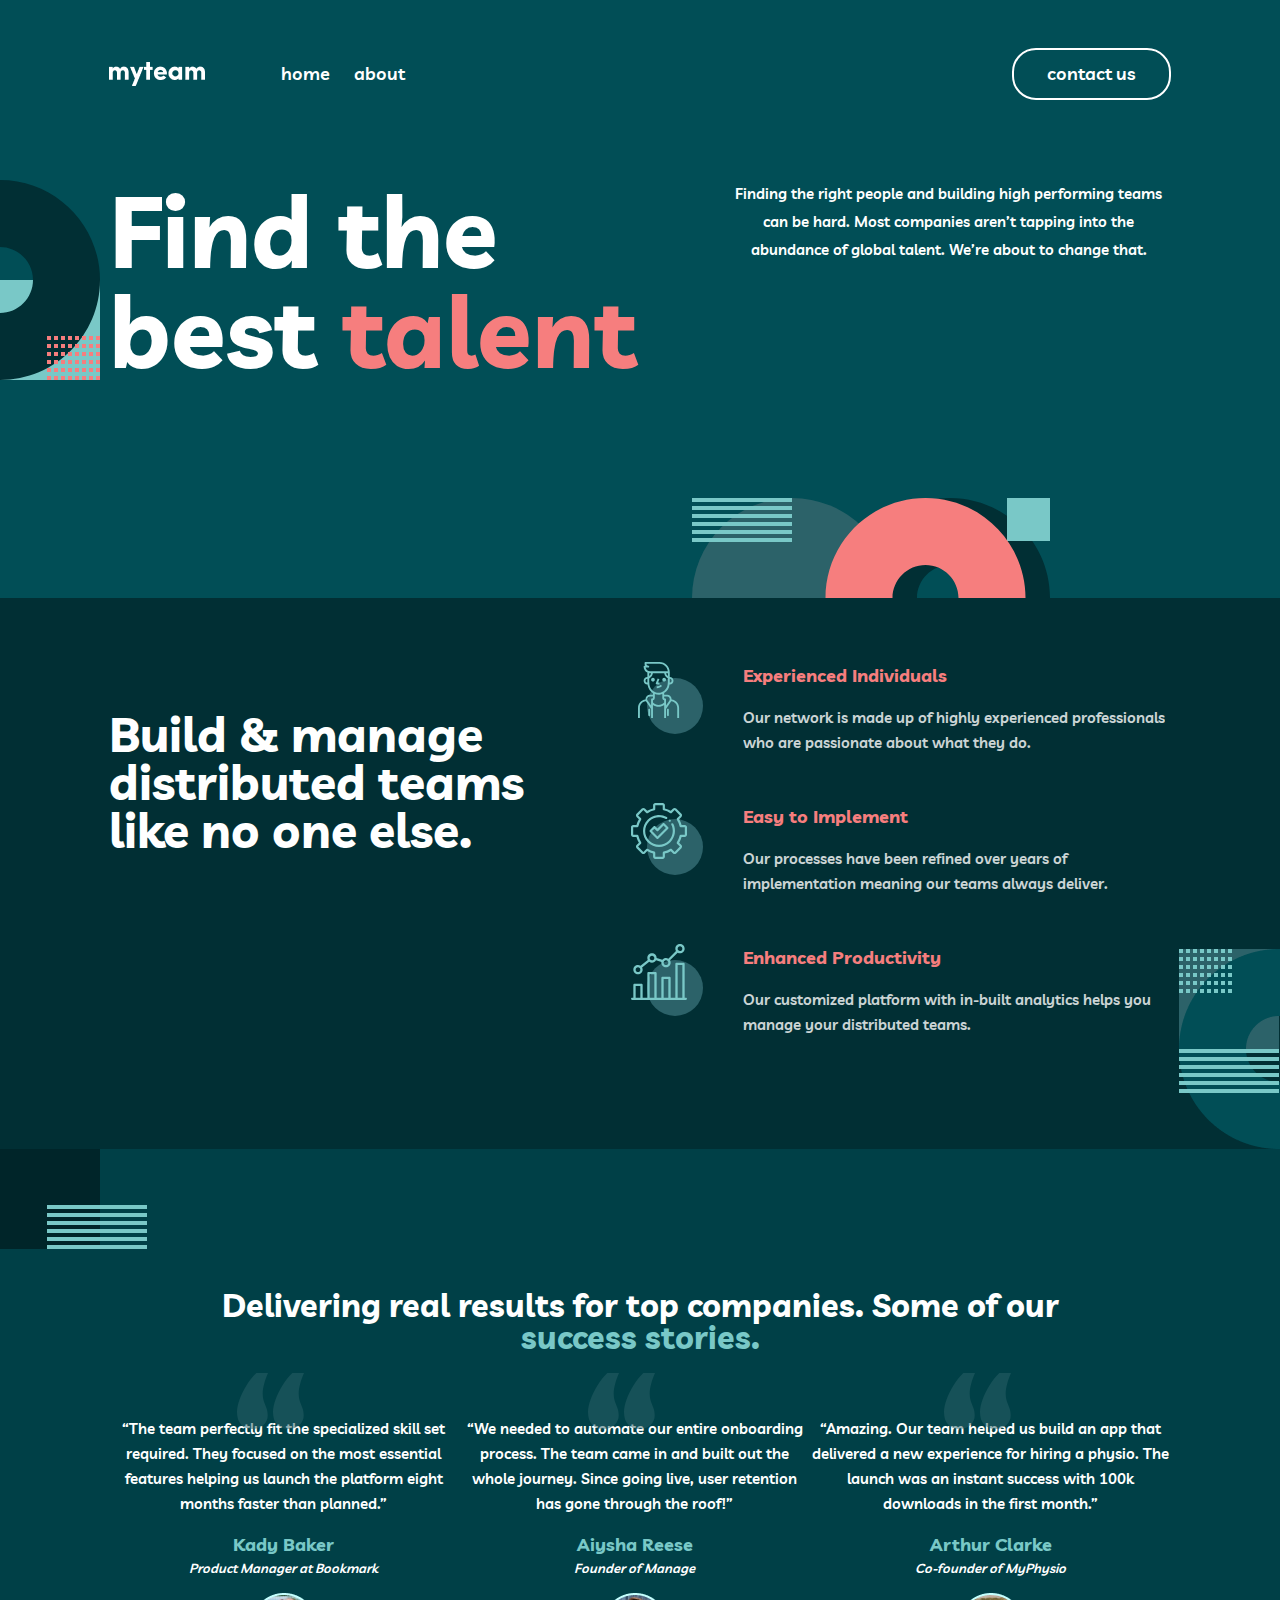
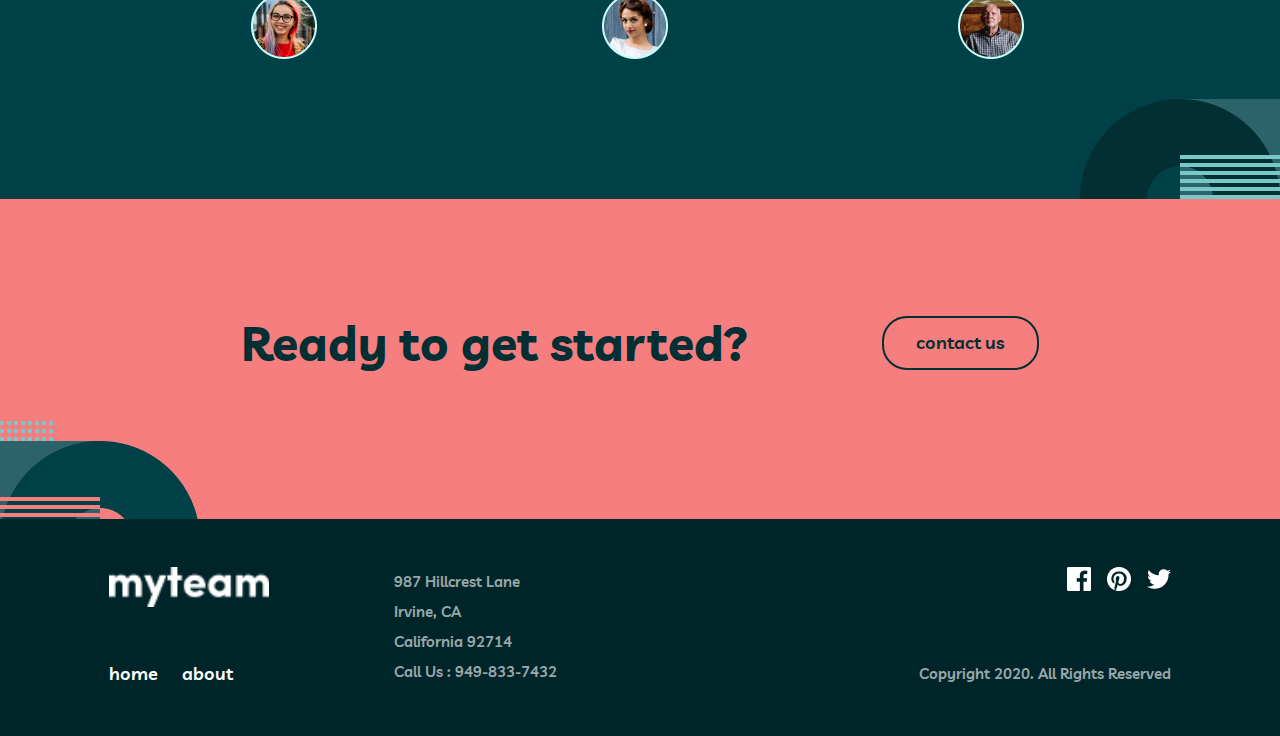
<file: index.html>
<!DOCTYPE html>
<html lang="en">

<head>
    <meta charset="UTF-8">
    <meta http-equiv="X-UA-Compatible" content="IE=edge">
    <meta name="viewport" content="width=device-width, initial-scale=1.0">
    <title>My team</title>
    <link rel="stylesheet" href="./styles/main.min.css">
</head>

<body>

    <header class="site-header">
        <div class="container">
            <div class="header-inner">
                <a href="./index.html" class="logo-link">
                    <img src="./images/footer-logo-image.png" alt="My team's logo">
                </a>
                <button class="hamburg"></button>
                <div class="nav-wrapper">
                    <nav class="site-nav">
                        <ul class="nav-list">
                            <li class="nav-item">
                                <a href="./index.html" class="nav-link">home</a>
                            </li>
                            <li class="nav-item">
                                <a href="./about.html" class="nav-link">about</a>
                            </li>
                        </ul>
                        <a href="./contact.html" class="contact-link">
                            contact us
                        </a>
                    </nav>
                </div>
            </div>
        </div>
    </header>
    <main>
        <section class="hero">
            <div class="container">
                <div class="hero-inner">
                    <div class="hero-title-wrapper">
                        <h1 class="hero-title">Find the best <span class="talent">talent</span></h1>
                    </div>
                    <div class="hero-desc-wrap">
                        <p class="hero-desc">Finding the right people and building high performing teams can be hard.
                            Most companies aren’t tapping into the abundance of global talent. We’re about to change
                            that.</p>
                    </div>
                </div>
            </div>
        </section>

        <section class="section-build">
            <div class="container">
                <div class="build-wrap">
                    <h3 class="build-title">Build & manage distributed teams like no one else.</h3>
                    <ul class="build-list">
                        <li class="build-item">
                            <h4 class="build-item-title">Experienced Individuals</h4>
                            <p class="build-item-title-about">Our network is made up of highly experienced professionals
                                who are passionate about what they do.</p>
                        </li>
                        <li class="build-item">
                            <h4 class="build-item-title">Easy to Implement</h4>
                            <p class="build-item-title-about">Our processes have been refined over years of
                                implementation meaning our teams always deliver.</p>
                        </li>
                        <li class="build-item">
                            <h4 class="build-item-title">Enhanced Productivity</h4>
                            <p class="build-item-title-about">Our customized platform with in-built analytics helps you
                                manage your distributed teams.</p>
                        </li>
                    </ul>
                </div>
            </div>
        </section>

        <section class="section-stories">
            <div class="container">
                <div class="stories-wrap">
                    <h3 class="stories-title">Delivering real results for top companies. Some of our
                        <span>success stories.</span>
                    </h3>
                    <ul class="stories-list">
                        <li class="stories-item">
                            <p class="stories-item-about">
                                “The team perfectly fit the specialized skill set required. They focused on the most
                                essential features helping us launch the platform eight months faster than planned.”
                            </p>
                            <h5 class="stories-user">Kady Baker</h5>
                            <p class="user-work">Product Manager at Bookmark</p>
                            <img src="./images/Oval.png" alt="">
                        </li>
                        <li class="stories-item">
                            <p class="stories-item-about">
                                “We needed to automate our entire onboarding process. The team came in and built out the
                                whole journey. Since going live, user retention has gone through the roof!”
                            </p>
                            <h5 class="stories-user">Aiysha Reese</h5>
                            <p class="user-work">Founder of Manage</p>
                            <img src="./images/Oval Copy 5.png" alt="">
                        </li>
                        <li class="stories-item">
                            <p class="stories-item-about">
                                “Amazing. Our team helped us build an app that delivered a new experience for hiring a
                                physio. The launch was an instant success with 100k downloads in the first month.”
                            </p>
                            <h5 class="stories-user">Arthur Clarke</h5>
                            <p class="user-work">Co-founder of MyPhysio</p>
                            <img src="./images/Oval Copy 6 (1).png" alt="">
                        </li>
                    </ul>
                </div>
            </div>
        </section>

        <article class="site-article">
            <div class="container">
                <div class="article-wrap">
                    <h3 class="article-title">
                        Ready to get started?
                    </h3>
                    <a class="article-link" href="./contact.html">contact us</a>
                </div>
            </div>
        </article>
    </main>

    <footer class="site-footer">
        <div class="container">
          <div class="footer-inner">
            <div class="foot-start">
              <div class="foot-left">
                <a class="footer-logo" href="">
                  <img class="footer-pic" src="./assets/images/footer-logo-image.png" alt=""></a>
                <ul class="foot-page-list list-unstyled">
                  <li class="foot-page-item"><a class="foot-page-link" href="">home</a></li>
                  <li class="foot-page-item"><a class="foot-page-link" href="">about</a></li>
                </ul>
              </div>
              <address class="foot-address">
                <ul class="address-list list-unstyled">
                  <li class="address-item"><a class="address-link" href="">987 Hillcrest Lane</a></li>
                  <li class="address-item"><a class="address-link" href="">Irvine, CA</a></li>
                  <li class="address-item"><a class="address-link" href="">California 92714</a></li>
                  <li class="address-item"><a class="address-link" href="tel:9498337432">Call Us : 949-833-7432</a></li>
                </ul>
              </address>
            </div>
            <div class="foot-end">
              <ul class="foot-social-list list-unstyled">
                <li class="foot-social-item"><a class="foot-social-link" href=""><img class="foot-social-pic"
                      src="./assets/images/facebook.png" alt=""></a></li>
                <li class="foot-social-item"><a class="foot-social-link" href=""><img class="foot-social-pic"
                      src="./assets/images/pinterest.png" alt=""></a></li>
                <li class="foot-social-item"><a class="foot-social-link" href=""><img class="foot-social-pic"
                      src="./assets/images/twitter.png" alt=""></a></li>
              </ul>
              <span class="foot-author">Copyright 2020. All Rights Reserved</span>
            </div>
          </div>
        </div>
      </footer>


    <script src="./main.js"></script>
</body>

</html>
</file>
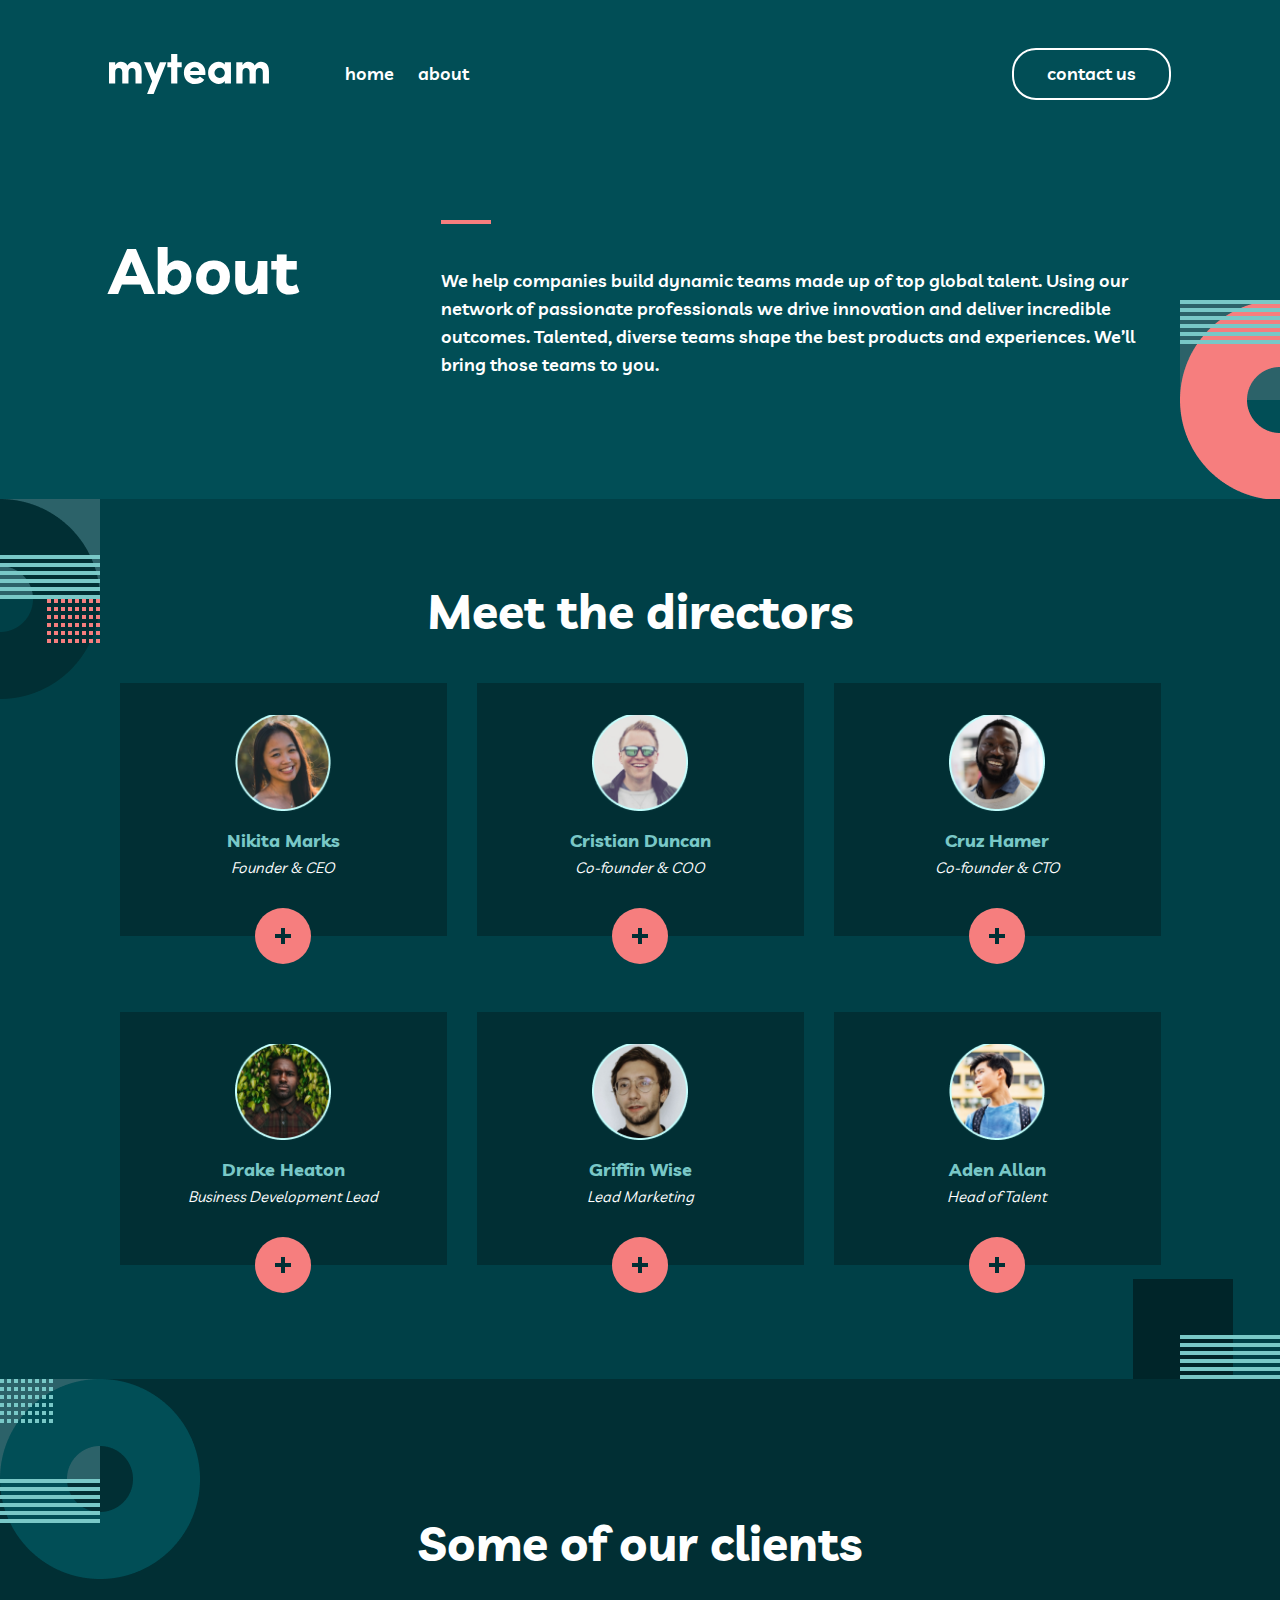
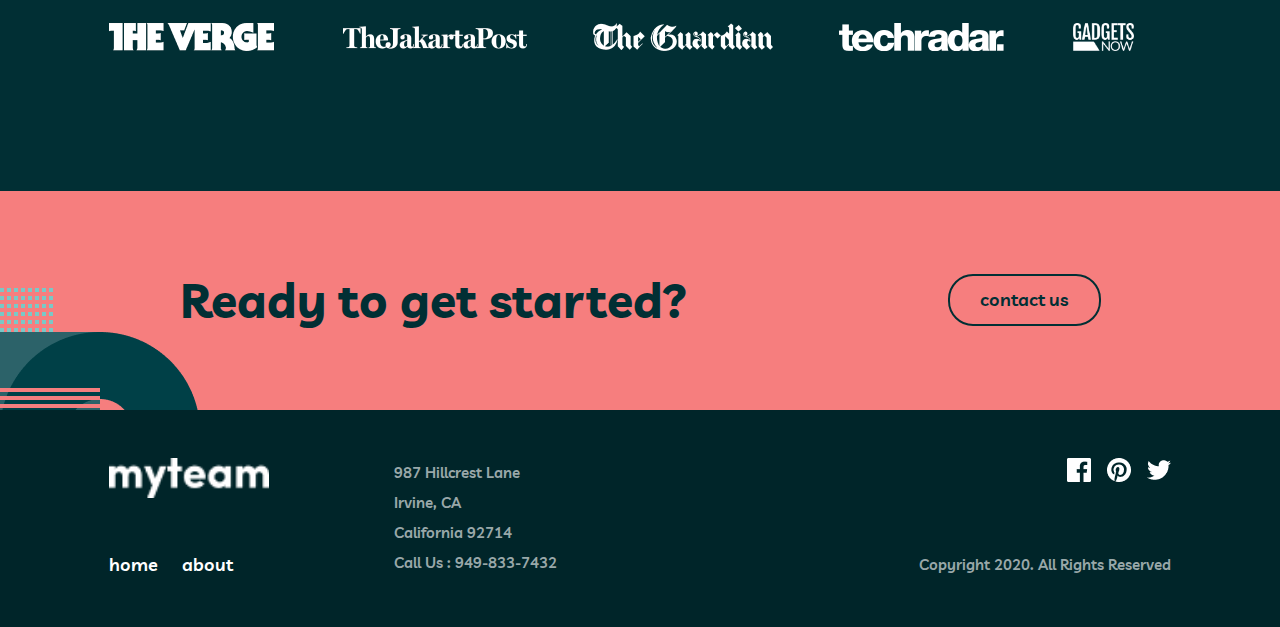
<file: about.html>
<!DOCTYPE html>
<html lang="en">

<head>
  <meta charset="UTF-8">
  <meta http-equiv="X-UA-Compatible" content="IE=edge">
  <meta name="viewport" content="width=device-width, initial-scale=1.0">
  <title>My team</title>
  <link rel="stylesheet" href="./styles/main.min.css">
</head>

<body>

  <header class="site-header">
    <div class="container">
      <div class="header-inner">
        <a href="./index.html" class="logo-link">
          <img src="./images/myteam-mobile.svg" alt="My team's logo">
        </a>
        <button class="hamburg"></button>
        <div class="nav-wrapper">
          <nav class="site-nav">
            <ul class="nav-list">
              <li class="nav-item">
                <a href="./index.html" class="nav-link">home</a>
              </li>
              <li class="nav-item">
                <a href="./about.html" class="nav-link">about</a>
              </li>
            </ul>
            <a href="./contact.html" class="contact-link">
              contact us
            </a>
          </nav>
        </div>
      </div>
    </div>
  </header>

  <main>
    <section class="about-hero">
      <div class="container">
        <div class="about-hero-inner">
          <div class="about-hero-wrapper">
            <h1 class="about-title">About</h1>
            <div class="about-hero-desc-wrapper">

              <span class="line"></span>
              <p class="about-desc">We help companies build dynamic teams made up of top global talent. Using our
                network
                of passionate professionals we drive innovation and deliver incredible outcomes. Talented, diverse teams
                shape the best products and experiences. We’ll bring those teams to you.</p>
            </div>
          </div>
        </div>
      </div>
    </section>

    <section class="directors">
      <div class="container">
        <div class="directors-inner">
          <h2 class="directors-title">Meet the directors</h2>
          <ul class="directors-list list-unstyled">
            <li class="directors-item">
              <div class="director-default-info">
                <img class="director-pic" src="./assets/images/card-girl-image.png" alt="a girl is smiling">
                <strong class="director-name">Nikita Marks</strong>
                <p class="director-desc">Founder & CEO</p>

              </div>
              <button class="director-btn"></button>

              <div class="hidden-content">
                <strong class="director-name">Nikita Marks</strong>
                <div class="directors-desc-wrapper">
                  <p class="directors-desc">“Empowered teams create truly amazing products. Set the north star and let them follow
                    it.”</p>
                </div>
                <ul class="directors-social-list list-unstyled">
                  <li class="directors-social-item">
                    <a class="directors-social-link" href="">
                      <img class="directors-social-pic" src="./assets/images/twitter.png" alt=""></a>
                  </li>
                  <li class="directors-social-item">
                    <a class="directors-social-link" href="">
                      <img class="directors-social-pic" src="./assets/images/linkedin.svg" alt=""></a>
                  </li>
                </ul>
              </div>

            </li>

            <li class="directors-item">
              <div class="director-default-info">
              <img class="director-pic" src="./assets/images/card-2-image.png" alt="">
              <strong class="director-name">Cristian Duncan</strong>
              <p class="director-desc">Co-founder & COO</p>
              </div>
              <button class="director-btn"></button>
              <div class="hidden-content">
                <strong class="director-name">Cristian Duncan</strong>
                <div class="directors-desc-wrapper">
                  <p class="directors-desc">“Empowered teams create truly amazing products. Set the north star and let them follow
                    it.”</p>
                </div>
                <ul class="directors-social-list list-unstyled">
                  <li class="directors-social-item">
                    <a class="directors-social-link" href="">
                      <img class="directors-social-pic" src="./assets/images/twitter.png" alt=""></a>
                  </li>
                  <li class="directors-social-item">
                    <a class="directors-social-link" href="">
                      <img class="directors-social-pic" src="./assets/images/linkedin.svg" alt=""></a>
                  </li>
                </ul>
              </div>
            </li>

            <li class="directors-item">
              <div class="director-default-info">
              <img class="director-pic" src="./assets/images/card-3-image.png" alt="">
              <strong class="director-name">Cruz Hamer</strong>
              <p class="director-desc">Co-founder & CTO</p>
              </div>
              <button class="director-btn"></button>
              <div class="hidden-content">
                <strong class="director-name">Cruz Hamer</strong>
                <div class="directors-desc-wrapper">
                  <p class="directors-desc">“Empowered teams create truly amazing products. Set the north star and let them follow
                    it.”</p>
                </div>
                <ul class="directors-social-list list-unstyled">
                  <li class="directors-social-item">
                    <a class="directors-social-link" href="">
                      <img class="directors-social-pic" src="./assets/images/twitter.png" alt=""></a>
                  </li>
                  <li class="directors-social-item">
                    <a class="directors-social-link" href="">
                      <img class="directors-social-pic" src="./assets/images/linkedin.svg" alt=""></a>
                  </li>
                </ul>
              </div>
            </li>

            <li class="directors-item">
              <div class="director-default-info">
              <img class="director-pic" src="./assets/images/card-4-image.png" alt="">
              <strong class="director-name">Drake Heaton</strong>
              <p class="director-desc">Business Development Lead</p>
              </div>
              <button class="director-btn"></button>
              <div class="hidden-content">
                <strong class="director-name">Drake Heaton</strong>
                <div class="directors-desc-wrapper">
                  <p class="directors-desc">“Empowered teams create truly amazing products. Set the north star and let them follow
                    it.”</p>
                </div>
                <ul class="directors-social-list list-unstyled">
                  <li class="directors-social-item">
                    <a class="directors-social-link" href="">
                      <img class="directors-social-pic" src="./assets/images/twitter.png" alt=""></a>
                  </li>
                  <li class="directors-social-item">
                    <a class="directors-social-link" href="">
                      <img class="directors-social-pic" src="./assets/images/linkedin.svg" alt=""></a>
                  </li>
                </ul>
              </div>
            </li>

            <li class="directors-item">
              <div class="director-default-info">
              <img class="director-pic" src="./assets/images/card-5-image.png" alt="">
              <strong class="director-name">Griffin Wise</strong>
              <p class="director-desc">Lead Marketing</p>
              </div>
              <button class="director-btn"></button>
              <div class="hidden-content">
                <strong class="director-name">Griffin Wise</strong>
                <div class="directors-desc-wrapper">
                  <p class="directors-desc">“Empowered teams create truly amazing products. Set the north star and let them follow
                    it.”</p>
                </div>
                <ul class="directors-social-list list-unstyled">
                  <li class="directors-social-item">
                    <a class="directors-social-link" href="">
                      <img class="directors-social-pic" src="./assets/images/twitter.png" alt=""></a>
                  </li>
                  <li class="directors-social-item">
                    <a class="directors-social-link" href="">
                      <img class="directors-social-pic" src="./assets/images/linkedin.svg" alt=""></a>
                  </li>
                </ul>
              </div>
            </li>

            <li class="directors-item">
              <div class="director-default-info">
              <img class="director-pic" src="./assets/images/card-6-image.png" alt="">
              <strong class="director-name">Aden Allan</strong>
              <p class="director-desc">Head of Talent</p>
              </div>
              <button class="director-btn"></button>
              <div class="hidden-content">
                <strong class="director-name">Aden Allan</strong>
                <div class="directors-desc-wrapper">
                  <p class="directors-desc">“Empowered teams create truly amazing products. Set the north star and let them follow
                    it.”</p>
                </div>
                <ul class="directors-social-list list-unstyled">
                  <li class="directors-social-item">
                    <a class="directors-social-link" href="">
                      <img class="directors-social-pic" src="./assets/images/twitter.png" alt=""></a>
                  </li>
                  <li class="directors-social-item">
                    <a class="directors-social-link" href="">
                      <img class="directors-social-pic" src="./assets/images/linkedin.svg" alt=""></a>
                  </li>
                </ul>
              </div>
            </li>

          </ul>
        </div>
      </div>
    </section>

    <section class="clients">
      <div class="container">
        <div class="clients-inner">
          <h2 class="clients-title">Some of our clients</h2>
          <ul class="clients-list list-unstyled">
            <li class="clients-item">
              <a class="clients-link" href="">
                <img class="clients-pic" src="./assets/images/the-verse.png" alt=""></a>
            </li>
            <li class="clients-item">
              <a class="clients-link" href="">
                <img class="clients-pic" src="./assets/images/chejakarta-post.png" alt=""></a>
            </li>
            <li class="clients-item">
              <a class="clients-link" href="">
                <img class="clients-pic" src="./assets/images/our-guardian.png" alt=""></a>
            </li>
            <li class="clients-item">
              <a class="clients-link" href="">
                <img class="clients-pic" src="./assets/images/techradar.png" alt=""></a>
            </li>
            <li class="clients-item">
              <a class="clients-link" href="">
                <img class="clients-pic" src="./assets/images/gadjets.png" alt=""></a>
            </li>
          </ul>
        </div>
      </div>
    </section>

    <article class="ready">
      <div class="container">
        <div class="ready-inner">
          <h2 class="ready-title">Ready to get started?</h2>
          <a class="ready-link" href="./contact.html">contact us</a>
        </div>
      </div>
    </article>

  </main>

  <footer class="site-footer">
    <div class="container">
      <div class="footer-inner">
        <div class="foot-start">
          <div class="foot-left">
            <a class="footer-logo" href="">
              <img class="footer-pic" src="./assets/images/footer-logo-image.png" alt=""></a>
            <ul class="foot-page-list list-unstyled">
              <li class="foot-page-item"><a class="foot-page-link" href="">home</a></li>
              <li class="foot-page-item"><a class="foot-page-link" href="">about</a></li>
            </ul>
          </div>
          <address class="foot-address">
            <ul class="address-list list-unstyled">
              <li class="address-item"><a class="address-link" href="">987 Hillcrest Lane</a></li>
              <li class="address-item"><a class="address-link" href="">Irvine, CA</a></li>
              <li class="address-item"><a class="address-link" href="">California 92714</a></li>
              <li class="address-item"><a class="address-link" href="tel:9498337432">Call Us : 949-833-7432</a></li>
            </ul>
          </address>
        </div>
        <div class="foot-end">
          <ul class="foot-social-list list-unstyled">
            <li class="foot-social-item"><a class="foot-social-link" href=""><img class="foot-social-pic"
                  src="./assets/images/facebook.png" alt=""></a></li>
            <li class="foot-social-item"><a class="foot-social-link" href=""><img class="foot-social-pic"
                  src="./assets/images/pinterest.png" alt=""></a></li>
            <li class="foot-social-item"><a class="foot-social-link" href=""><img class="foot-social-pic"
                  src="./assets/images/twitter.png" alt=""></a></li>
          </ul>
          <span class="foot-author">Copyright 2020. All Rights Reserved</span>
        </div>
      </div>
    </div>
  </footer>

  <script src="./main.js"></script>
</body>

</html>
</file>
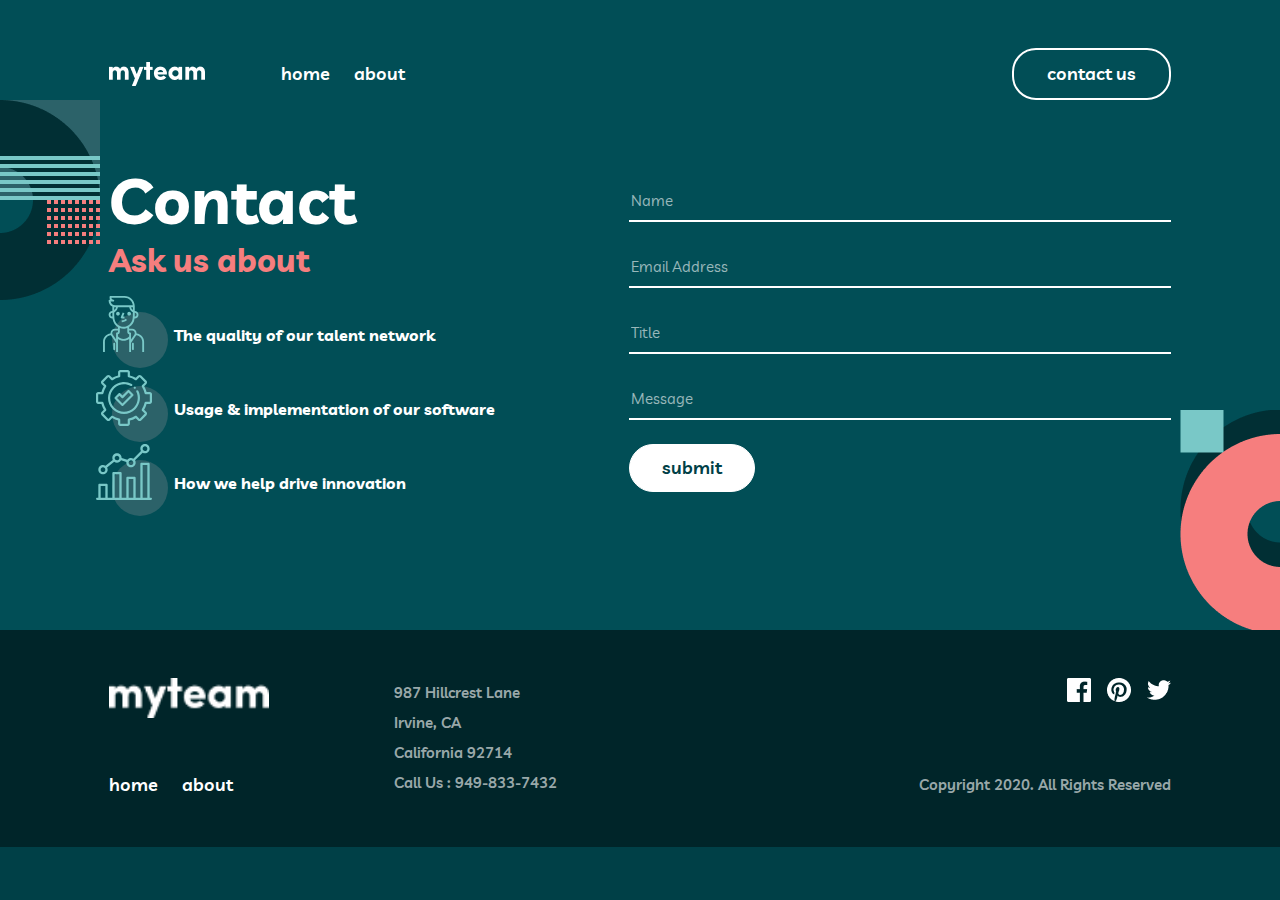
<file: contact.html>
<!DOCTYPE html>
<html lang="en">

<head>
    <meta charset="UTF-8">
    <meta name="viewport" content="width=device-width, initial-scale=1.0">
    <link rel="stylesheet" href="./styles/main.min.css">
    <title>Document</title>
</head>

<body>
    <header class="site-header " style="background-color: #014e56;">
        <div class="container">
            <div class="header-inner">
                <a href="./index.html" class="logo-link">
                    <img src="./images/footer-logo-image.png" alt="My team's logo">
                </a>
                <button class="hamburg"></button>
                <div class="nav-wrapper">
                    <nav class="site-nav">
                        <ul class="nav-list">
                            <li class="nav-item">
                                <a href="./index.html" class="nav-link">home</a>
                            </li>
                            <li class="nav-item">
                                <a href="./about.html" class="nav-link">about</a>
                            </li>
                        </ul>
                        <a href="./contact.html" class="contact-link">
                            contact us
                        </a>
                    </nav>
                </div>
            </div>
        </div>
    </header>

    <main>
        <section class="section-contact" style="background-color: #014e56;">
            <div class="container">
                <div class="contact-wrap">
                    <div class="contact-about">
                        <h2 class="contact-title">Contact</h2>
                        <h4 class="contact-title-about">Ask us about</h4>
                        <ul class="contact-list">
                            <li class="contact-item">
                                <p class="contact-item-about">The quality of our talent network</p>
                            </li>
                            <li class="contact-item">
                                <p class="contact-item-about">Usage & implementation of our software</p>
                            </li>
                            <li class="contact-item">
                                <p class="contact-item-about">How we help drive innovation</p>
                            </li>
                        </ul>
                    </div>
                    <div class="contact-from-wrap">
                        <form class="contact-form" action="#" method="post">
                            <input class="contact-name-inp" type="text" placeholder="Name">
                            <input class="contact-email-inp" type="email" placeholder="Email Address">
                            <input class="contact-title-inp" type="text" placeholder="Title">
                            <input class="contact-message-inp" type="text" placeholder="Message">
                            <button class="contact-submit-link">submit</button>
                        </form>
                    </div>
                </div>
            </div>
        </section>
    </main>

    <footer class="site-footer">
        <div class="container">
            <div class="footer-inner">
                <div class="foot-start">
                    <div class="foot-left">
                        <a class="footer-logo" href="">
                            <img class="footer-pic" src="./assets/images/footer-logo-image.png" alt=""></a>
                        <ul class="foot-page-list list-unstyled">
                            <li class="foot-page-item"><a class="foot-page-link" href="">home</a></li>
                            <li class="foot-page-item"><a class="foot-page-link" href="">about</a></li>
                        </ul>
                    </div>
                    <address class="foot-address">
                        <ul class="address-list list-unstyled">
                            <li class="address-item"><a class="address-link" href="">987 Hillcrest Lane</a></li>
                            <li class="address-item"><a class="address-link" href="">Irvine, CA</a></li>
                            <li class="address-item"><a class="address-link" href="">California 92714</a></li>
                            <li class="address-item"><a class="address-link" href="tel:9498337432">Call Us :
                                    949-833-7432</a></li>
                        </ul>
                    </address>
                </div>
                <div class="foot-end">
                    <ul class="foot-social-list list-unstyled">
                        <li class="foot-social-item"><a class="foot-social-link" href=""><img class="foot-social-pic"
                                    src="./assets/images/facebook.png" alt=""></a></li>
                        <li class="foot-social-item"><a class="foot-social-link" href=""><img class="foot-social-pic"
                                    src="./assets/images/pinterest.png" alt=""></a></li>
                        <li class="foot-social-item"><a class="foot-social-link" href=""><img class="foot-social-pic"
                                    src="./assets/images/twitter.png" alt=""></a></li>
                    </ul>
                    <span class="foot-author">Copyright 2020. All Rights Reserved</span>
                </div>
            </div>
        </div>
    </footer>
    
    <script src="./main.js"></script>
</body>

</html>
</file>
<file: styles/main.min.css>
/*! normalize.css v8.0.1 | MIT License | github.com/necolas/normalize.css */html{line-height:1.15;-webkit-text-size-adjust:100%}body{margin:0}main{display:block}h1{font-size:2em;margin:.67em 0}hr{box-sizing:content-box;height:0;overflow:visible}pre{font-family:monospace,monospace;font-size:1em}a{background-color:rgba(0,0,0,0)}abbr[title]{border-bottom:none;text-decoration:underline;-webkit-text-decoration:underline dotted;text-decoration:underline dotted}b,strong{font-weight:bolder}code,kbd,samp{font-family:monospace,monospace;font-size:1em}small{font-size:80%}sub,sup{font-size:75%;line-height:0;position:relative;vertical-align:baseline}sub{bottom:-0.25em}sup{top:-0.5em}img{border-style:none}button,input,optgroup,select,textarea{font-family:inherit;font-size:100%;line-height:1.15;margin:0}button,input{overflow:visible}button,select{text-transform:none}button,[type=button],[type=reset],[type=submit]{-webkit-appearance:button}button::-moz-focus-inner,[type=button]::-moz-focus-inner,[type=reset]::-moz-focus-inner,[type=submit]::-moz-focus-inner{border-style:none;padding:0}button:-moz-focusring,[type=button]:-moz-focusring,[type=reset]:-moz-focusring,[type=submit]:-moz-focusring{outline:1px dotted ButtonText}fieldset{padding:.35em .75em .625em}legend{box-sizing:border-box;color:inherit;display:table;max-width:100%;padding:0;white-space:normal}progress{vertical-align:baseline}textarea{overflow:auto}[type=checkbox],[type=radio]{box-sizing:border-box;padding:0}[type=number]::-webkit-inner-spin-button,[type=number]::-webkit-outer-spin-button{height:auto}[type=search]{-webkit-appearance:textfield;outline-offset:-2px}[type=search]::-webkit-search-decoration{-webkit-appearance:none}::-webkit-file-upload-button{-webkit-appearance:button;font:inherit}details{display:block}summary{display:list-item}template{display:none}[hidden]{display:none}@font-face{font-family:"Livvic";font-style:normal;font-weight:400;font-display:swap;src:url("../../assets/fonts/livvic0regular.woff2") format("woff2")}@font-face{font-family:"Livvic";font-style:normal;font-weight:600;font-display:swap;src:url("../../assets/fonts/livic-600.woff2") format("woff2")}@font-face{font-family:"Livvic";font-style:normal;font-weight:700;font-display:swap;src:url("../../assets/fonts/livvic-700.woff2") format("woff2")}*,*::before,*::after{box-sizing:border-box}img{display:block}body{margin:0px;font-family:"Livvic";background-color:#004047}a{text-decoration-line:none}.container{max-width:1110px;width:100%;margin:0 auto;padding:0 24px}.site-header{position:relative;padding-top:48px;background-color:#014e56}.header-inner{display:flex;justify-content:space-between;align-items:center}.logo-link{margin-right:48px}.nav-wrapper{display:none}.scrolling{overflow:hidden}.open{position:absolute;top:0;right:0;display:block;width:70%;height:100vh;padding-top:112px;padding-left:48px;background-color:#2c6269;background-image:url("../../images/open-bg.svg");background-repeat:no-repeat;background-position:bottom right;z-index:4}.hamburg{z-index:5;width:20px;height:17px;background-image:url("../../images/menu.svg");background-repeat:no-repeat;background-position:center;background-color:rgba(0,0,0,0);border:none}.close-btn{background-image:url("../../images/close.svg")}.site-nav{display:flex;flex-direction:column;align-items:center}.nav-list{display:flex;flex-direction:column;gap:24px;list-style:none;margin:0;padding-left:0;margin-bottom:36px}.nav-link{text-decoration-line:none;font-size:18px;font-weight:600;line-height:28px;color:#fff}.contact-link{display:inline-block;padding:10px 33px;color:#fff;text-align:center;font-size:18px;font-weight:600;line-height:28px;text-decoration-line:none;border:2px solid #fff;border-radius:24px}.hero{position:relative;padding-top:80px;padding-bottom:200px;background-color:#014e56}.hero::after{position:absolute;width:100%;height:100px;bottom:0;background-image:url("../../images/after.svg");background-repeat:no-repeat;background-position:center;content:""}.hero-inner{display:flex;flex-direction:column;min-width:217px;max-width:460px;width:100%;margin:0 auto;text-align:center}.hero-title-wrapper{min-width:217px;max-width:330px;margin:0 auto;margin-bottom:18px}.hero-title{color:#fff;text-align:center;font-family:Livvic;font-size:64px;font-style:normal;font-weight:700;margin:0;line-height:56px}.talent{color:#f67e7e}.hero-desc{margin:0;color:#fff;font-size:15px;font-weight:600;line-height:28px}.section-build{position:relative;background-color:#012f34;overflow-x:hidden}.build-wrap{padding:64px 0}.build-title{width:240px;font-size:32px;font-weight:700;line-height:32px;color:#fff}.build-list{list-style:none;padding-left:0;margin:0;text-align:center}.build-item::before{position:static;display:inline-block;width:72px;height:72px;background-image:url("../../images/build-icon1.svg");background-repeat:no-repeat;background-position:center;content:""}.build-list>.build-item:nth-child(2):before{background-image:url(../../images/build-icon2.svg)}.build-list>.build-item:nth-child(3):before{background-image:url(../../images/build-icon3.svg)}.build-item-title{margin:0;font-size:18px;line-height:28px;font-weight:700;color:#f67e7e}.build-item-title-about{font-size:15px;line-height:25px;font-weight:600;color:#fff;opacity:.8;margin-bottom:48px}.section-build::after{position:absolute;width:100%;height:244px;top:0;right:-99px;background-image:url(../../images/partners-bg-position-desktop.png);background-repeat:no-repeat;background-position:top right;content:""}.section-stories{position:relative;background-color:#004047;text-align:center}.stories-wrap{padding:140px 0}.stories-title{font-size:32px;font-weight:700;line-height:32px;color:#fff}.stories-title>span{color:#79c8c7}.stories-list{list-style:none;padding-left:0;margin:0}.stories-item{margin-top:48px;display:flex;flex-direction:column;align-items:center}.stories-item-about{font-size:15px;line-height:25px;font-weight:600;color:#fff}.stories-user{margin:0;font-size:18px;line-height:28px;font-weight:700;color:#79c8c7}.user-work{font-size:13px;line-height:18px;font-weight:600;font-style:italic;color:#fff;margin:0 0 16px}.stories-item::before{position:absolute;display:inline-block;width:72px;height:72px;margin-left:-27px;margin-top:-36px;background-image:url(../../images/qowtrno.svg);background-repeat:no-repeat;background-position:center;opacity:.5;content:""}.section-stories::after{position:absolute;width:100%;height:100px;top:0;left:0;background-image:url(../../images/meets-bottom-position-mobile.png);background-repeat:no-repeat;background-position:top left;content:""}.section-stories::before{position:absolute;width:100%;height:100px;bottom:0;right:0;background-image:url(" ../../images/Group 8.png");background-repeat:no-repeat;background-position:bottom right;content:""}.site-article{position:relative;background-color:#f67e7e}.article-wrap{padding:72px 0 104px;text-align:center}.article-title{font-size:32px;line-height:32px;font-weight:700;color:#012f34}.article-link{font-size:18px;line-height:28px;font-weight:600;border:2px solid #012f34;border-radius:25px;padding:11px 32px;color:#012f34;text-decoration-line:none}.site-article::after{position:absolute;width:100%;height:100px;bottom:0;background-image:url(../../images/about-contacts-position-element.png);background-repeat:no-repeat;background-position:bottom left;content:""}.site-footer{background-color:#002529}.footer-inner{padding-block:66px 64px;display:flex;flex-direction:column;align-items:center;text-align:center}.foot-left{display:flex;flex-direction:column;align-items:center}.footer-logo{margin-bottom:24px}.foot-page-list{display:flex;align-items:center;margin-bottom:24px}.foot-page-item:first-child{margin-right:24px}.foot-page-link{font-size:15px;font-weight:600;line-height:25px;color:#fff}.foot-address{margin-bottom:40px}.address-link{font-size:15px;font-weight:600;line-height:25px;font-style:normal;color:#99a8a9}.foot-social-list{display:flex;justify-content:center;align-items:center;-moz-column-gap:16px;column-gap:16px;margin-bottom:18px}.foot-author{font-size:15px;font-weight:600;line-height:25px;color:#99a8a9}.list-unstyled{margin-block:0;padding-left:0;list-style:none}.about-hero{background-color:#014e56;padding-block:80px 100px}.about-hero-inner{position:relative}.about-hero-inner::after{content:"";background-image:url(" ../../assets/images/hero-mobile-position.png");position:absolute;width:100px;height:100px;background-repeat:no-repeat;top:100%;right:-24px}.about-hero-wrapper{margin:0 auto;min-width:232px;max-width:327px;text-align:center;color:#fff}.about-title{margin-block:0 16px;font-size:40px;font-weight:700;line-height:40px}.about-desc{margin-block:0;font-size:15px;font-weight:600;line-height:28px}.directors{background-color:#004047;position:relative;padding-bottom:114px}.directors::before{content:"";position:absolute;width:100px;height:100px;display:inline-block;background-image:url("../../assets/images/meets-top-position-mobile.png");background-repeat:no-repeat}.directors::after{content:"";margin-top:14px;position:absolute;width:100px;height:100px;display:inline-block;background-image:url("../../assets/images/meets-bottom-position-mobile.png");background-repeat:no-repeat;right:0}.directors-inner{padding-top:88px;text-align:center;color:#fff}.directors-title{margin-block:0 48px;font-size:32px;font-weight:700;line-height:32px}.directors-list{display:flex;flex-direction:column;align-items:center}.directors-item{position:relative;max-width:327px;width:100%;display:flex;flex-direction:column;align-items:center;padding:32px 24px 56px;background-color:#012f34}.directors-item:not(:last-child){margin-bottom:52px}.director-pic{width:96px;height:96px;margin-bottom:16px}.director-name{margin-block:0;font-size:18px;font-weight:700;line-height:28px;color:#79c8c7}.director-desc{margin-block:0;font-size:15px;line-height:25px;font-style:italic}.director-btn{position:absolute;width:56px;height:56px;border-radius:50%;border:none;background-color:#f67e7e;background-image:url("../../assets/images/circle-card-img.png");background-repeat:no-repeat;background-position:center;bottom:-28px}.director-default-info{display:flex;flex-direction:column;align-items:center}.btn-active{background-color:#79c8c7;background-image:url("../../assets/images/btn-x.svg")}.active{display:none}.hidden-content{display:none;padding-block:3px 8px}.directors-desc{text-align:center;margin-block:0 24px;font-size:15px;font-weight:600;line-height:25px;color:#fff}.directors-desc-wrapper{width:254px}.directors-social-list{display:flex;align-items:center;justify-content:center;-moz-column-gap:16px;column-gap:16px}.clients{background-color:#012f34;position:relative}.clients::before{content:"";position:absolute;width:100px;height:100px;display:inline-block;background-image:url("../../assets/images/partners-section-mobile-position.png");background-repeat:no-repeat}.clients-inner{padding-block:88px;text-align:center;color:#fff}.clients-title{margin-block:0 56px;font-size:32px;font-weight:700;line-height:32px}.clients-list{display:flex;flex-direction:column;align-items:center;gap:60px}.clients-item:first-child{width:146px}.clients-item:nth-child(2){width:162px}.clients-item:nth-child(3){width:159px}.clients-item:nth-child(4){width:146px}.clients-item:last-child{width:87px}.ready{background-color:#f67e7e;position:relative;padding-bottom:84px}.ready::after{content:"";position:absolute;display:inline-block;width:200px;height:122px;background-image:url("../../assets/images/about-contacts-position-element.png");background-repeat:no-repeat;bottom:0}.ready-inner{padding-top:83px;text-align:center}.ready-title{margin-block:0 24px;font-size:32px;font-weight:700;line-height:32px;color:#012f34}.ready-link{width:153px;display:inline-block;border:2px solid #012f34;border-radius:25px;padding:10px 20px;font-size:18px;font-weight:600;line-height:28px;text-decoration-line:none;color:#012f34}.section-contact{position:relative}.section-contact::after{position:absolute;width:100%;height:100px;bottom:0;background-image:url(../../assets/contact-images/group7.png);background-repeat:no-repeat;background-position:top right;content:""}.contact-wrap{padding:80px 0}.contact-title{margin:0;font-size:40px;font-weight:700;line-height:40px;text-align:center;color:#fff}.contact-title-about{margin:0 0 40px;font-size:32px;line-height:48px;font-weight:700;color:#f67e7e;text-align:center}.contact-list{list-style:none;padding-left:0;margin:0 0 56px}.contact-item::before{position:absolute;display:inline-block;width:72px;height:72px;margin-top:-22px;background-image:url(../../images/build-icon1.svg);background-repeat:no-repeat;background-position:center;content:"";margin-left:-13px}.contact-list>.contact-item:nth-child(2):before{margin-top:-12px;background-image:url(../../images/build-icon2.svg)}.contact-list>.contact-item:nth-child(3):before{background-image:url(../../images/build-icon3.svg)}.contact-item-about{font-size:16px;line-height:22px;font-weight:700;color:#fff;margin-left:65px}.contact-form input{display:block;margin-bottom:24px;min-width:230px;height:42px;background:rgba(0,0,0,0);border-top:none;border-left:none;border-right:none;border-bottom-color:#fff}.contact-form input::-moz-placeholder{color:#fff;opacity:.6;font-size:15px;line-height:25px}.contact-form input::placeholder{color:#fff;opacity:.6;font-size:15px;line-height:25px}.contact-submit-link{padding:9px 32px;font-size:18px;line-height:28px;font-weight:600;color:#004047;border:1px solid #fff;background-color:#fff;border-radius:30px}@media only screen and (min-width: 576px){.nav-wrapper{display:flex;flex-grow:1}.site-nav{flex-direction:row;flex-grow:1;justify-content:space-between;align-items:center}.nav-list{flex-direction:row;margin:0;margin-right:auto}.hamburg{display:none}}@media only screen and (min-width: 738px){.about-hero-wrapper{min-width:457px;width:100%}.about-hero-inner::after{background-image:url("../../assets/images/menu-open-position-element.png");height:200px;top:48%}.directors::before{background-image:url("../../assets/images/meets-second-position-element.png");height:200px}.directors::after{width:147px}.directors-list{flex-direction:row;flex-wrap:wrap;justify-content:center;align-items:center;gap:76px 11px}.directors-item{width:281px}.directors-item:not(:last-child){margin-bottom:0}.clients::before{background-image:url("../../assets/images/partners-bg-tablet.png");width:200px}.clients-list{flex-direction:row;justify-content:space-between;align-items:center;gap:0}.clients-item{width:-moz-fit-content;width:fit-content}.clients-item:first-child .clients-pic{width:103px}.clients-item:nth-child(2) .clients-pic{width:114px}.clients-item:nth-child(3) .clients-pic{width:112px}.clients-item:nth-child(4) .clients-pic{width:103px}.clients-item:last-child{width:61px}.clients-item:last-child .clients-pic{width:61px}.ready-inner{display:flex;flex-direction:row;justify-content:center;align-items:center}.ready-title{margin-bottom:0;margin-right:84px}.footer-inner{padding-block:56px}.foot-start{width:100%;display:flex;flex-direction:row;justify-content:space-between;margin-bottom:32px}.footer-logo{margin-bottom:53px}.foot-address{text-align:right;margin-bottom:0}.foot-page-list{margin-bottom:0}.foot-end{width:100%;display:flex;justify-content:space-between}.foot-social-list{margin-bottom:0}}@media only screen and (min-width: 785px){.logo-link{margin-right:76px}.hero::before{width:100px;height:200px;position:absolute;background-image:url("../../images/before.svg");left:-8%;content:""}.hero-inner{max-width:1110px;margin:0;flex-direction:row;justify-content:space-between}.hero-title-wrapper{max-width:635px}.hero-title{text-align:left;font-size:100px;font-style:normal;font-weight:700;line-height:100px}.hero-desc-wrap{max-width:445px}.hero::after{width:360px;left:60%}}@media only screen and (min-width: 850px){.footer-inner{padding-block:48px;flex-direction:row;justify-content:start;align-items:start}.foot-start{justify-content:start;margin-bottom:0}.foot-left{margin-right:125px}.foot-address{text-align:left}.foot-end{flex-direction:column;align-items:flex-end}.foot-social-list{margin-bottom:53px}}@media only screen and (min-width: 1000px){.about-hero{padding-block:120px}.about-hero-wrapper{display:flex;flex-direction:row;max-width:1110px;width:100%;justify-content:space-between;margin-inline:0}.line{display:inline-block;background-color:#f67e7e;width:50px;height:4px;margin-bottom:40px}.about-hero-desc-wrapper{max-width:730px;width:100%;text-align:left}.about-hero-inner::after{width:50px}.about-title{font-size:64px;font-weight:700;line-height:100px}.about-desc{font-size:18px;font-weight:600;line-height:28px}.directors-title{font-size:48px;line-height:48px}.directors-list{-moz-column-gap:30px;column-gap:30px}.directors-item{width:350px}.clients-inner{padding-block:140px}.clients-title{font-size:48px;line-height:48px}.clients::before{background-image:url("../../assets/images/partners-bg-position-desktop.png");height:200px}.clients-item:first-child .clients-pic{width:165px}.clients-item:nth-child(2) .clients-pic{width:184px}.clients-item:nth-child(3) .clients-pic{width:180px}.clients-item:nth-child(4) .clients-pic{width:165px}.clients-item:last-child{width:98px}.clients-item:last-child .clients-pic{width:61px}.ready-title{font-size:48px;line-height:48px;margin-right:260px}.footer-pic{width:160px}.foot-left{align-items:start}.foot-page-link{font-size:18px;line-height:28px}.address-link{line-height:30px}.foot-social-list{margin-bottom:70px}}@media only screen and (min-width: 1110px){.about-hero-inner::after{display:none}.about-hero{position:relative}.about-hero::after{content:"";display:inline-block;position:absolute;width:100px;height:200px;background-image:url("../../assets/images/menu-open-position-element.png");background-repeat:no-repeat;top:50%;right:0}.directors-item{height:253px}}@media only screen and (min-width: 1190px){.hero::before{left:0}}@media only screen and (min-width: 450px){.build-title{width:350px}.contact-item{margin-bottom:52px}.contact-item::before{margin-top:-28px}.contact-item:nth-child(2)::before{margin-top:-28px !important}}@media only screen and (min-width: 576px){.nav-wrapper{display:flex;flex-grow:1}.site-nav{flex-direction:row;flex-grow:1;justify-content:space-between;align-items:center}.nav-list{flex-direction:row;margin:0;margin-right:auto}.hamburg{display:none}.footer-med-in{display:flex;justify-content:space-between}.foot-in{display:flex;flex-direction:column;justify-content:space-evenly}.media-wrap{display:flex;justify-content:space-between}.build-list{text-align:start}.build-item::before{position:absolute}.build-item-title,.build-item-title-about{padding-left:112px}.contact-form input{width:542px}.contact-form,.contact-about{width:542px;margin:0 auto}}@media only screen and (min-width: 785px){.logo-link{margin-right:76px}.hero::before{width:100px;height:200px;position:absolute;background-image:url("../../images/before.svg");left:-8%;content:""}.hero-inner{max-width:1110px;margin:0;flex-direction:row;justify-content:space-between}.hero-title-wrapper{max-width:635px}.hero-title{text-align:left;font-size:100px;font-style:normal;font-weight:700;line-height:100px}.hero-desc-wrap{max-width:445px}.hero::after{width:360px;left:54%}.site-footer-inner{display:flex;justify-content:space-between}.footer-address{margin-left:125px}.media-wrap{display:flex;flex-direction:column;justify-content:space-evenly}.footer-media-list{justify-content:flex-end}.article-wrap{display:flex;justify-content:space-evenly;align-items:center}.section-contact::before{position:absolute;width:100%;height:200px;top:0;background-image:url(" ../../assets/contact-images/group8 (1).png");background-repeat:no-repeat;background-position:top left;content:""}.section-contact::after{height:220px;background-position:right}}@media only screen and (min-width: 992px){.article-title{font-size:48px;line-height:48px}.build-wrap{display:flex;justify-content:space-between}.build-list{width:540px}.build-title{font-size:48px;line-height:48px;width:445px}.section-build::after{top:auto;bottom:0;background-position:bottom right}.stories-list{display:flex}.stories-title{width:932px;margin:0 auto}.contact-wrap{display:flex;justify-content:center}.contact-form{width:542px}.contact-form input{width:542px}.contact-title{text-align:start;font-size:64px;margin-bottom:16px}.contact-title-about{text-align:start}.section-contact::before{content:none}}@media only screen and (min-width: 1190px){.hero::before{left:0}.section-contact::before{content:" "}}/*# sourceMappingURL=main.min.css.map */
</file>
